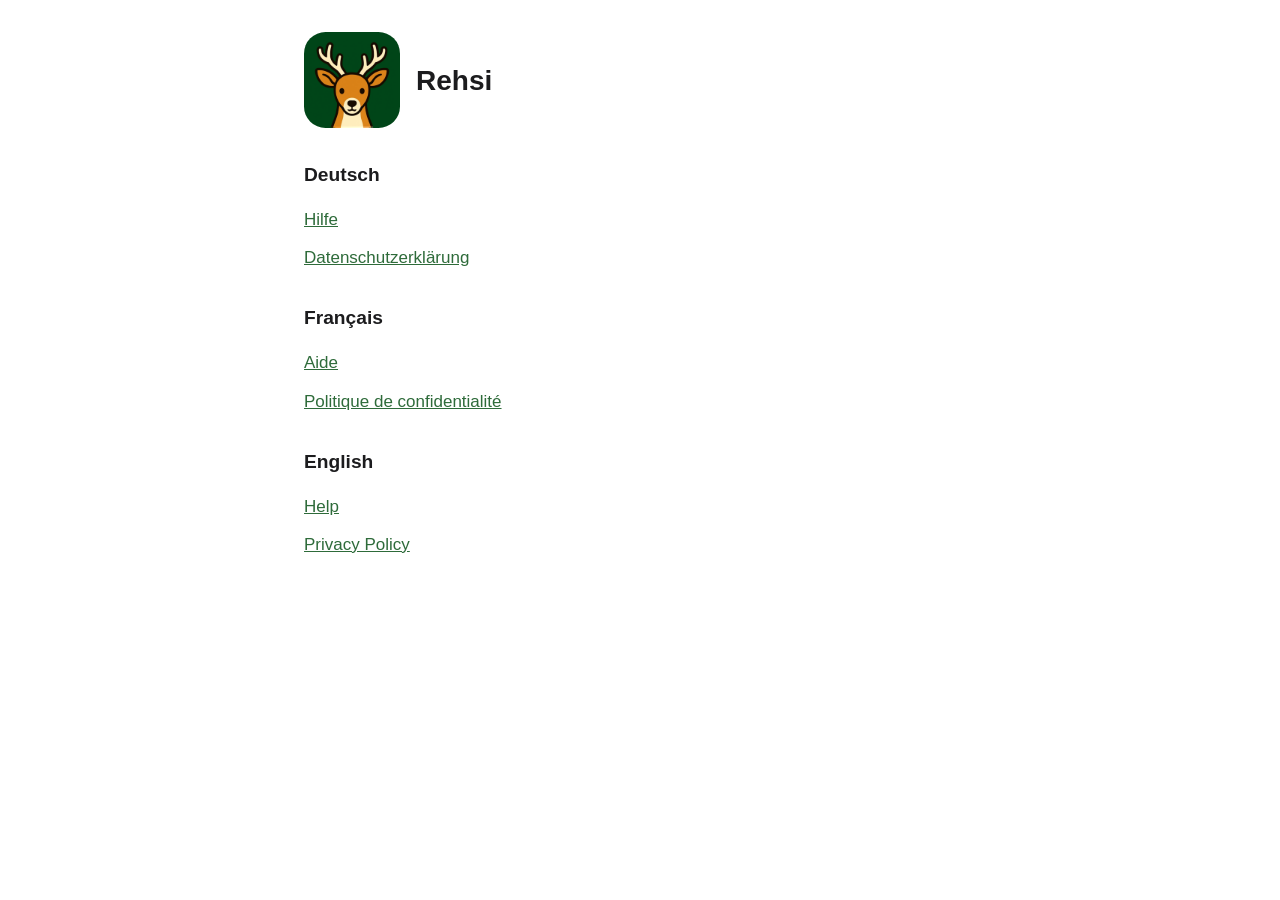
<file: index.html>
<!doctype html>
<html lang="de">
<head>
<meta charset="utf-8">
<meta name="viewport" content="width=device-width, initial-scale=1">
<meta http-equiv="Content-Security-Policy" content="default-src 'none'; style-src 'self'; img-src 'self'; base-uri 'none'; form-action 'none'">
<meta name="referrer" content="no-referrer">
<title>Rehsi</title>
<link rel="stylesheet" href="assets/site.css">
<link rel="icon" type="image/png" sizes="32x32" href="favicon.png">
<link rel="apple-touch-icon" href="apple-touch-icon.png">
</head>
<body>
<main>
<div class="brand"><picture><source srcset="assets/rehsi-logo-dark-256.png" media="(prefers-color-scheme: dark)"><img class="logo logo-large" src="assets/rehsi-logo-256.png" alt="" width="96" height="96"></picture>
<h1>Rehsi</h1>
</div>
<h2>Deutsch</h2>
<ul class="pages">
  <li><a href="de/hilfe/">Hilfe</a></li>
  <li><a href="de/datenschutz/">Datenschutzerklärung</a></li>
</ul>

<h2 lang="fr">Français</h2>
<ul class="pages" lang="fr">
  <li><a href="fr/aide/">Aide</a></li>
  <li><a href="fr/confidentialite/">Politique de confidentialité</a></li>
</ul>

<h2 lang="en">English</h2>
<ul class="pages" lang="en">
  <li><a href="en/help/">Help</a></li>
  <li><a href="en/privacy/">Privacy Policy</a></li>
</ul>
</main>
</body>
</html>
</file>
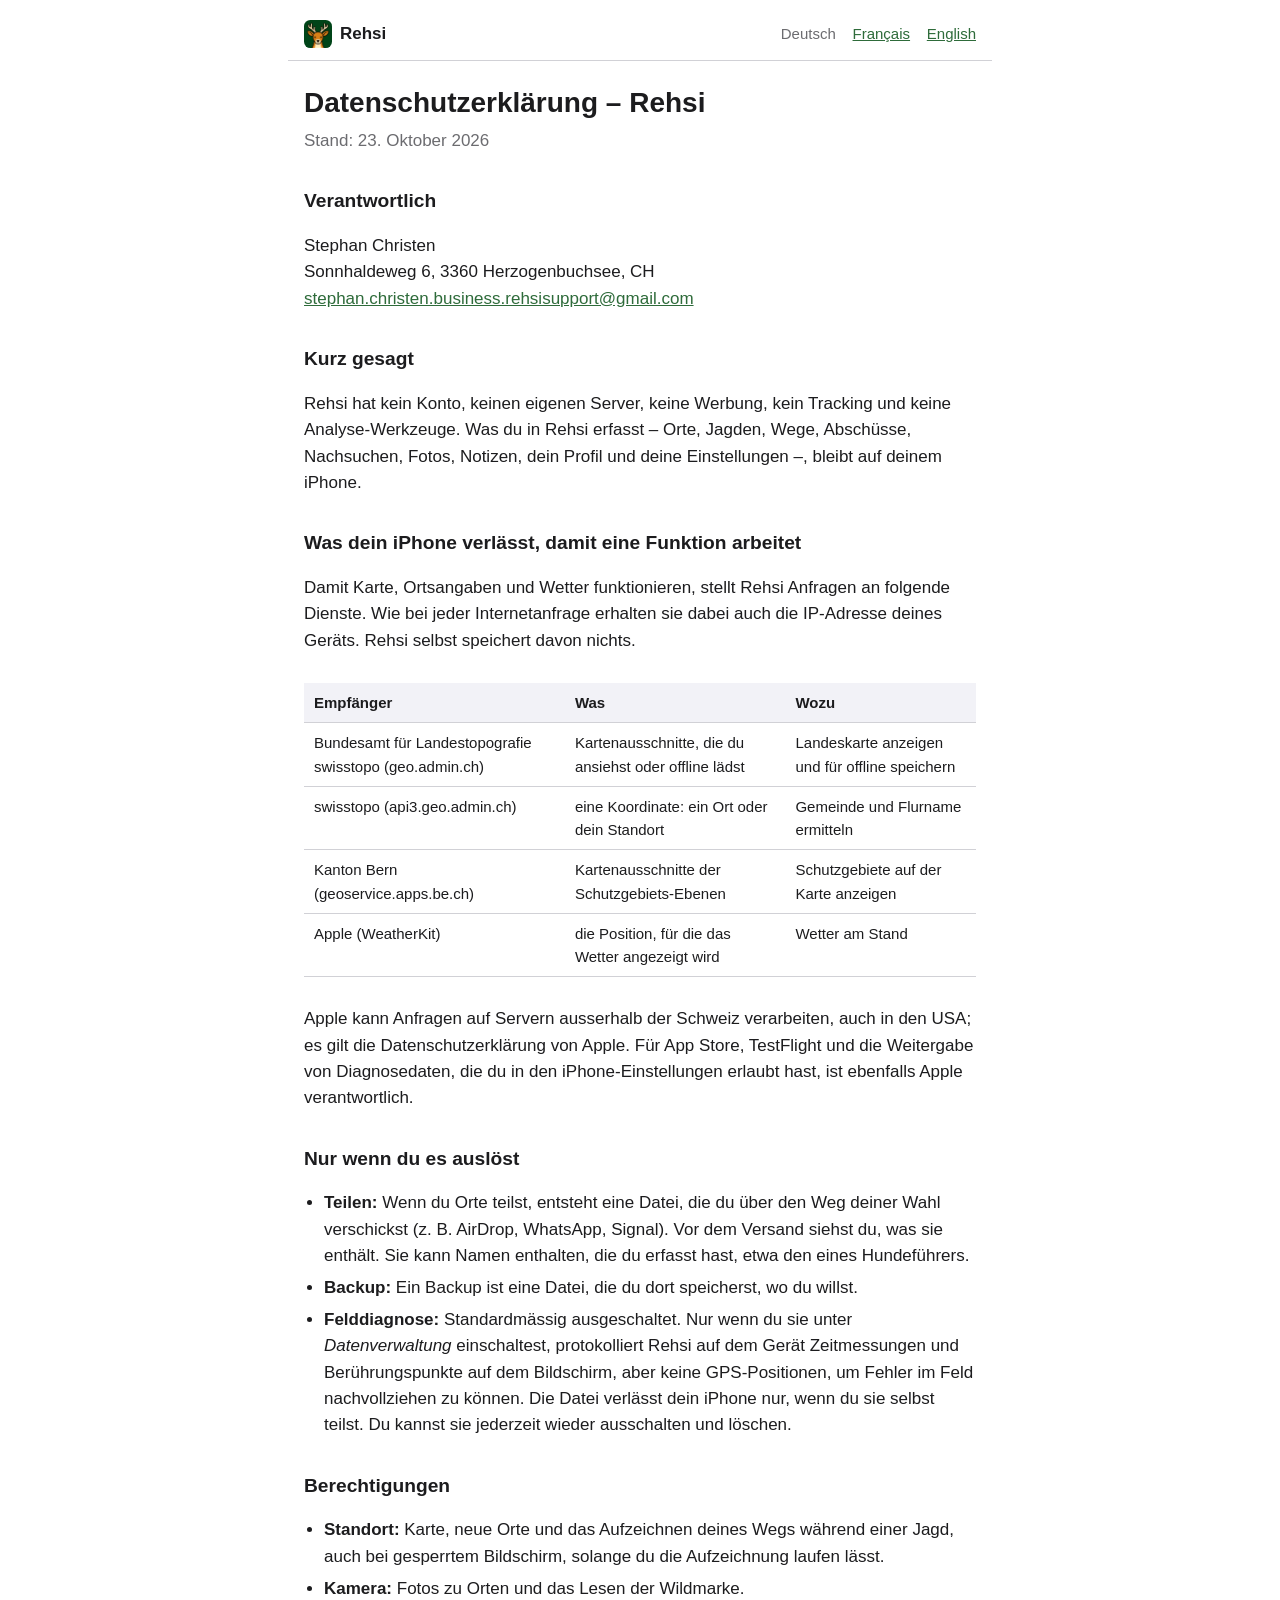
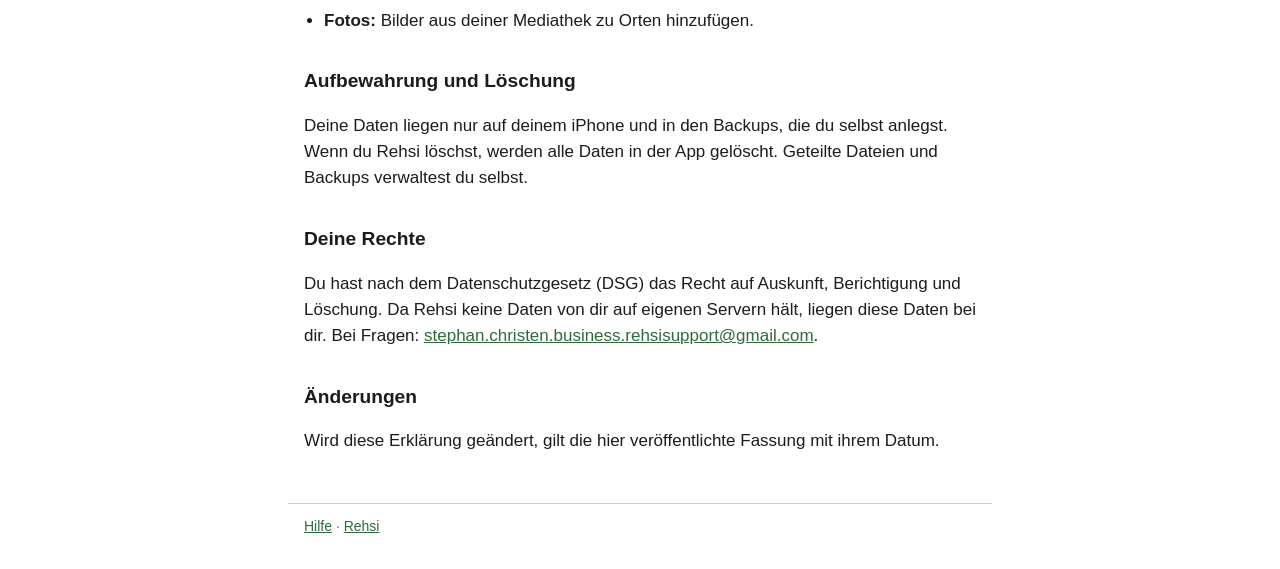
<file: de/datenschutz/index.html>
<!doctype html>
<html lang="de">
<head>
<meta charset="utf-8">
<meta name="viewport" content="width=device-width, initial-scale=1">
<meta http-equiv="Content-Security-Policy" content="default-src 'none'; style-src 'self'; img-src 'self'; base-uri 'none'; form-action 'none'">
<meta name="referrer" content="no-referrer">
<title>Datenschutzerklärung – Rehsi</title>
<link rel="stylesheet" href="../../assets/site.css">
<link rel="icon" type="image/png" sizes="32x32" href="../../favicon.png">
<link rel="apple-touch-icon" href="../../apple-touch-icon.png">
</head>
<body>
<header>
  <a class="home" href="../../"><picture><source srcset="../../assets/rehsi-logo-dark-256.png" media="(prefers-color-scheme: dark)"><img class="logo" src="../../assets/rehsi-logo-256.png" alt="" width="28" height="28"></picture>Rehsi</a>
  <nav class="languages" aria-label="Sprache">
    <span aria-current="page">Deutsch</span>
    <a href="../../fr/confidentialite/" hreflang="fr" lang="fr">Français</a>
    <a href="../../en/privacy/" hreflang="en" lang="en">English</a>
  </nav>
</header>
<main>
<h1>Datenschutzerklärung – Rehsi</h1>
<p class="date">Stand: 23. Oktober 2026</p>

<h2>Verantwortlich</h2>
<p><span data-fill="name">Stephan Christen</span><br>
<span data-fill="address">Sonnhaldeweg 6, 3360 Herzogenbuchsee, CH</span><br>
<a data-fill="email" href="mailto:stephan.christen.business.rehsisupport@gmail.com">stephan.christen.business.rehsisupport@gmail.com</a></p>

<h2>Kurz gesagt</h2>
<p>Rehsi hat kein Konto, keinen eigenen Server, keine Werbung, kein Tracking und keine Analyse-Werkzeuge. Was du in Rehsi erfasst – Orte, Jagden, Wege, Abschüsse, Nachsuchen, Fotos, Notizen, dein Profil und deine Einstellungen –, bleibt auf deinem iPhone.</p>

<h2>Was dein iPhone verlässt, damit eine Funktion arbeitet</h2>
<p>Damit Karte, Ortsangaben und Wetter funktionieren, stellt Rehsi Anfragen an folgende Dienste. Wie bei jeder Internetanfrage erhalten sie dabei auch die IP-Adresse deines Geräts. Rehsi selbst speichert davon nichts.</p>
<div class="table-wrap">
<table>
  <thead>
    <tr><th>Empfänger</th><th>Was</th><th>Wozu</th></tr>
  </thead>
  <tbody>
    <tr><td>Bundesamt für Landestopografie swisstopo (geo.admin.ch)</td><td>Kartenausschnitte, die du ansiehst oder offline lädst</td><td>Landeskarte anzeigen und für offline speichern</td></tr>
    <tr><td>swisstopo (api3.geo.admin.ch)</td><td>eine Koordinate: ein Ort oder dein Standort</td><td>Gemeinde und Flurname ermitteln</td></tr>
    <tr><td>Kanton Bern (geoservice.apps.be.ch)</td><td>Kartenausschnitte der Schutzgebiets-Ebenen</td><td>Schutzgebiete auf der Karte anzeigen</td></tr>
    <tr><td>Apple (WeatherKit)</td><td>die Position, für die das Wetter angezeigt wird</td><td>Wetter am Stand</td></tr>
  </tbody>
</table>
</div>
<p>Apple kann Anfragen auf Servern ausserhalb der Schweiz verarbeiten, auch in den USA; es gilt die Datenschutzerklärung von Apple. Für App Store, TestFlight und die Weitergabe von Diagnosedaten, die du in den iPhone-Einstellungen erlaubt hast, ist ebenfalls Apple verantwortlich.</p>

<h2>Nur wenn du es auslöst</h2>
<ul>
  <li><strong>Teilen:</strong> Wenn du Orte teilst, entsteht eine Datei, die du über den Weg deiner Wahl verschickst (z.&nbsp;B. AirDrop, WhatsApp, Signal). Vor dem Versand siehst du, was sie enthält. Sie kann Namen enthalten, die du erfasst hast, etwa den eines Hundeführers.</li>
  <li><strong>Backup:</strong> Ein Backup ist eine Datei, die du dort speicherst, wo du willst.</li>
  <li><strong>Felddiagnose:</strong> Standardmässig ausgeschaltet. Nur wenn du sie unter <em>Datenverwaltung</em> einschaltest, protokolliert Rehsi auf dem Gerät Zeitmessungen und Berührungspunkte auf dem Bildschirm, aber keine GPS-Positionen, um Fehler im Feld nachvollziehen zu können. Die Datei verlässt dein iPhone nur, wenn du sie selbst teilst. Du kannst sie jederzeit wieder ausschalten und löschen.</li>
</ul>

<h2>Berechtigungen</h2>
<ul>
  <li><strong>Standort:</strong> Karte, neue Orte und das Aufzeichnen deines Wegs während einer Jagd, auch bei gesperrtem Bildschirm, solange du die Aufzeichnung laufen lässt.</li>
  <li><strong>Kamera:</strong> Fotos zu Orten und das Lesen der Wildmarke.</li>
  <li><strong>Fotos:</strong> Bilder aus deiner Mediathek zu Orten hinzufügen.</li>
</ul>

<h2>Aufbewahrung und Löschung</h2>
<p>Deine Daten liegen nur auf deinem iPhone und in den Backups, die du selbst anlegst. Wenn du Rehsi löschst, werden alle Daten in der App gelöscht. Geteilte Dateien und Backups verwaltest du selbst.</p>

<h2>Deine Rechte</h2>
<p>Du hast nach dem Datenschutzgesetz (DSG) das Recht auf Auskunft, Berichtigung und Löschung. Da Rehsi keine Daten von dir auf eigenen Servern hält, liegen diese Daten bei dir. Bei Fragen: <a data-fill="email" href="mailto:stephan.christen.business.rehsisupport@gmail.com">stephan.christen.business.rehsisupport@gmail.com</a>.</p>

<h2>Änderungen</h2>
<p>Wird diese Erklärung geändert, gilt die hier veröffentlichte Fassung mit ihrem Datum.</p>
</main>
<footer>
  <a href="../hilfe/">Hilfe</a> · <a href="../../">Rehsi</a>
</footer>
</body>
</html>
</file>
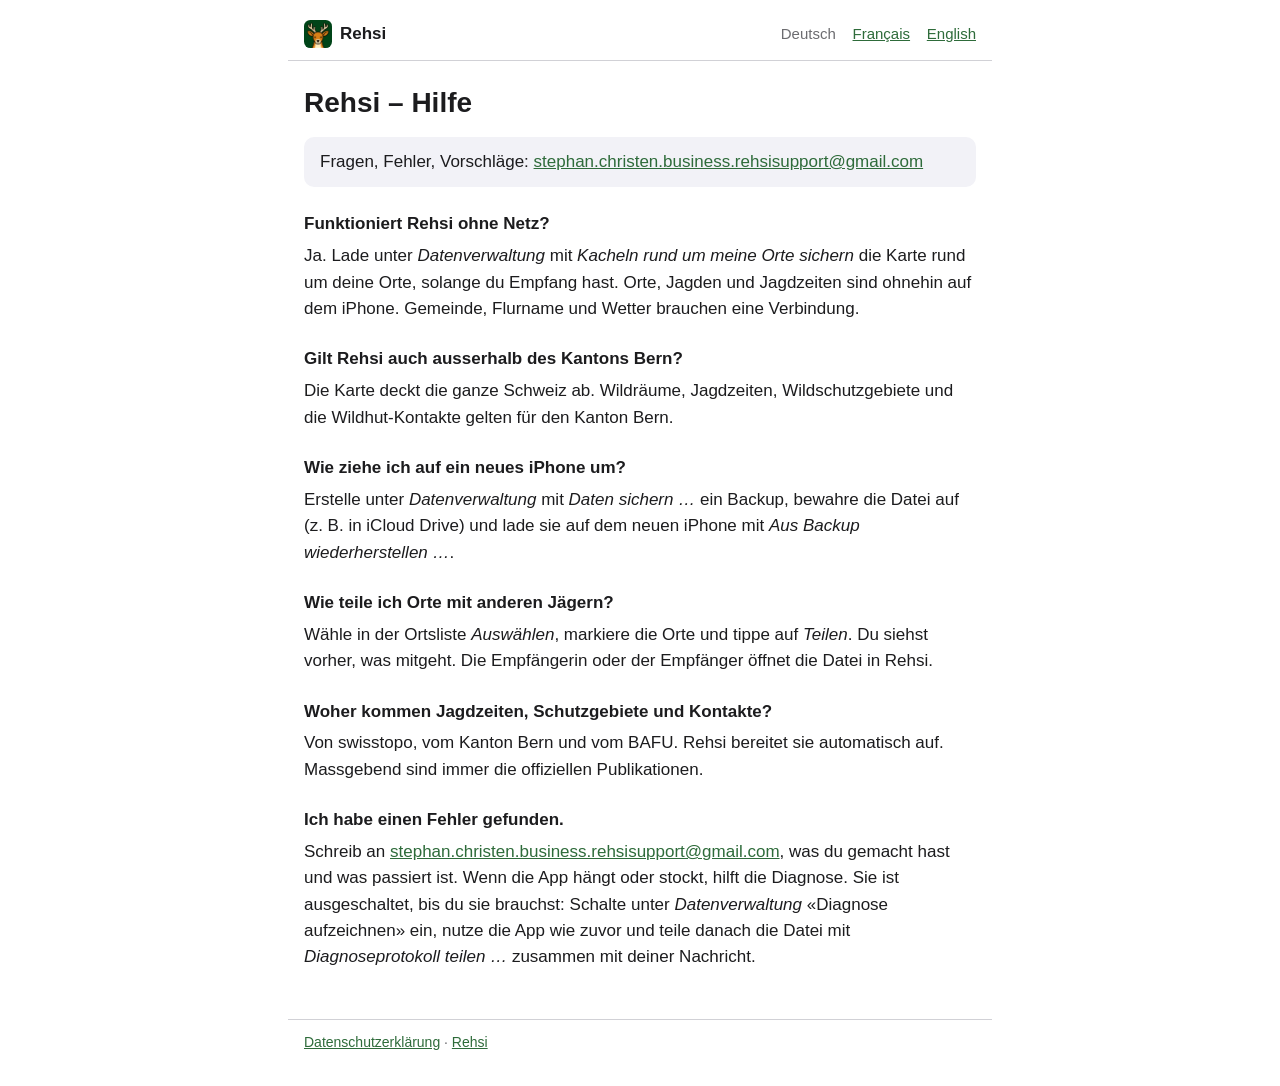
<file: de/hilfe/index.html>
<!doctype html>
<html lang="de">
<head>
<meta charset="utf-8">
<meta name="viewport" content="width=device-width, initial-scale=1">
<meta http-equiv="Content-Security-Policy" content="default-src 'none'; style-src 'self'; img-src 'self'; base-uri 'none'; form-action 'none'">
<meta name="referrer" content="no-referrer">
<title>Hilfe – Rehsi</title>
<link rel="stylesheet" href="../../assets/site.css">
<link rel="icon" type="image/png" sizes="32x32" href="../../favicon.png">
<link rel="apple-touch-icon" href="../../apple-touch-icon.png">
</head>
<body>
<header>
  <a class="home" href="../../"><picture><source srcset="../../assets/rehsi-logo-dark-256.png" media="(prefers-color-scheme: dark)"><img class="logo" src="../../assets/rehsi-logo-256.png" alt="" width="28" height="28"></picture>Rehsi</a>
  <nav class="languages" aria-label="Sprache">
    <span aria-current="page">Deutsch</span>
    <a href="../../fr/aide/" hreflang="fr" lang="fr">Français</a>
    <a href="../../en/help/" hreflang="en" lang="en">English</a>
  </nav>
</header>
<main>
<h1>Rehsi – Hilfe</h1>
<p class="contact">Fragen, Fehler, Vorschläge: <a data-fill="email" href="mailto:stephan.christen.business.rehsisupport@gmail.com">stephan.christen.business.rehsisupport@gmail.com</a></p>

<dl>
  <dt>Funktioniert Rehsi ohne Netz?</dt>
  <dd>Ja. Lade unter <em>Datenverwaltung</em> mit <em>Kacheln rund um meine Orte sichern</em> die Karte rund um deine Orte, solange du Empfang hast. Orte, Jagden und Jagdzeiten sind ohnehin auf dem iPhone. Gemeinde, Flurname und Wetter brauchen eine Verbindung.</dd>

  <dt>Gilt Rehsi auch ausserhalb des Kantons Bern?</dt>
  <dd>Die Karte deckt die ganze Schweiz ab. Wildräume, Jagdzeiten, Wildschutzgebiete und die Wildhut-Kontakte gelten für den Kanton Bern.</dd>

  <dt>Wie ziehe ich auf ein neues iPhone um?</dt>
  <dd>Erstelle unter <em>Datenverwaltung</em> mit <em>Daten sichern …</em> ein Backup, bewahre die Datei auf (z.&nbsp;B. in iCloud Drive) und lade sie auf dem neuen iPhone mit <em>Aus Backup wiederherstellen …</em>.</dd>

  <dt>Wie teile ich Orte mit anderen Jägern?</dt>
  <dd>Wähle in der Ortsliste <em>Auswählen</em>, markiere die Orte und tippe auf <em>Teilen</em>. Du siehst vorher, was mitgeht. Die Empfängerin oder der Empfänger öffnet die Datei in Rehsi.</dd>

  <dt>Woher kommen Jagdzeiten, Schutzgebiete und Kontakte?</dt>
  <dd>Von swisstopo, vom Kanton Bern und vom BAFU. Rehsi bereitet sie automatisch auf. Massgebend sind immer die offiziellen Publikationen.</dd>

  <dt>Ich habe einen Fehler gefunden.</dt>
  <dd>Schreib an <a data-fill="email" href="mailto:stephan.christen.business.rehsisupport@gmail.com">stephan.christen.business.rehsisupport@gmail.com</a>, was du gemacht hast und was passiert ist. Wenn die App hängt oder stockt, hilft die Diagnose. Sie ist ausgeschaltet, bis du sie brauchst: Schalte unter <em>Datenverwaltung</em> «Diagnose aufzeichnen» ein, nutze die App wie zuvor und teile danach die Datei mit <em>Diagnoseprotokoll teilen …</em> zusammen mit deiner Nachricht.</dd>
</dl>
</main>
<footer>
  <a href="../datenschutz/">Datenschutzerklärung</a> · <a href="../../">Rehsi</a>
</footer>
</body>
</html>
</file>
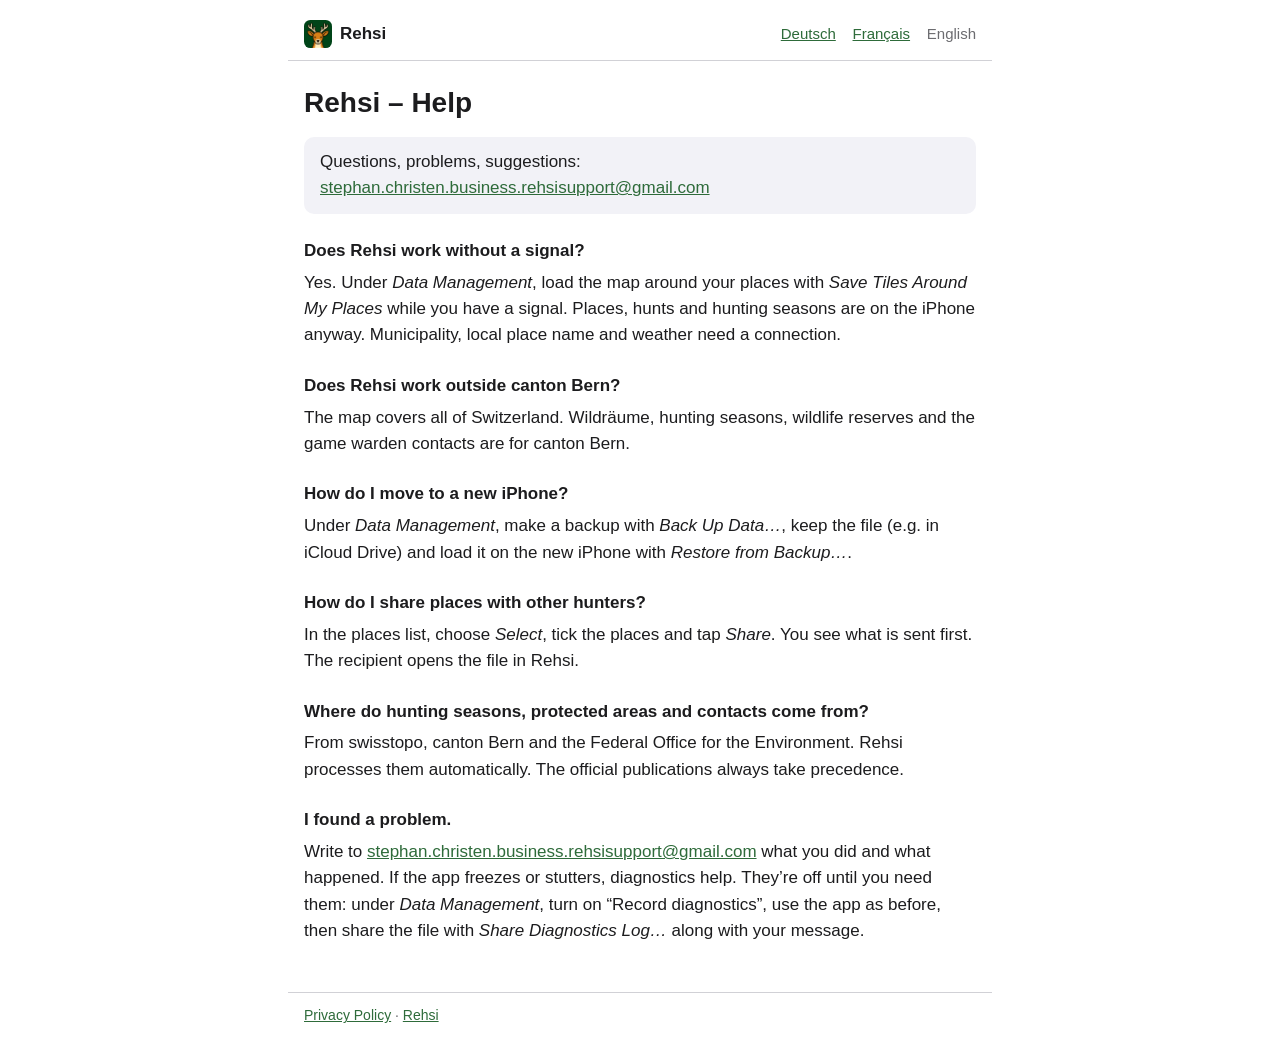
<file: en/help/index.html>
<!doctype html>
<html lang="en">
<head>
<meta charset="utf-8">
<meta name="viewport" content="width=device-width, initial-scale=1">
<meta http-equiv="Content-Security-Policy" content="default-src 'none'; style-src 'self'; img-src 'self'; base-uri 'none'; form-action 'none'">
<meta name="referrer" content="no-referrer">
<title>Help – Rehsi</title>
<link rel="stylesheet" href="../../assets/site.css">
<link rel="icon" type="image/png" sizes="32x32" href="../../favicon.png">
<link rel="apple-touch-icon" href="../../apple-touch-icon.png">
</head>
<body>
<header>
  <a class="home" href="../../"><picture><source srcset="../../assets/rehsi-logo-dark-256.png" media="(prefers-color-scheme: dark)"><img class="logo" src="../../assets/rehsi-logo-256.png" alt="" width="28" height="28"></picture>Rehsi</a>
  <nav class="languages" aria-label="Language">
    <a href="../../de/hilfe/" hreflang="de" lang="de">Deutsch</a>
    <a href="../../fr/aide/" hreflang="fr" lang="fr">Français</a>
    <span aria-current="page">English</span>
  </nav>
</header>
<main>
<h1>Rehsi – Help</h1>
<p class="contact">Questions, problems, suggestions: <a data-fill="email" href="mailto:stephan.christen.business.rehsisupport@gmail.com">stephan.christen.business.rehsisupport@gmail.com</a></p>

<dl>
  <dt>Does Rehsi work without a signal?</dt>
  <dd>Yes. Under <em>Data Management</em>, load the map around your places with <em>Save Tiles Around My Places</em> while you have a signal. Places, hunts and hunting seasons are on the iPhone anyway. Municipality, local place name and weather need a connection.</dd>

  <dt>Does Rehsi work outside canton Bern?</dt>
  <dd>The map covers all of Switzerland. Wildräume, hunting seasons, wildlife reserves and the game warden contacts are for canton Bern.</dd>

  <dt>How do I move to a new iPhone?</dt>
  <dd>Under <em>Data Management</em>, make a backup with <em>Back Up Data…</em>, keep the file (e.g. in iCloud Drive) and load it on the new iPhone with <em>Restore from Backup…</em>.</dd>

  <dt>How do I share places with other hunters?</dt>
  <dd>In the places list, choose <em>Select</em>, tick the places and tap <em>Share</em>. You see what is sent first. The recipient opens the file in Rehsi.</dd>

  <dt>Where do hunting seasons, protected areas and contacts come from?</dt>
  <dd>From swisstopo, canton Bern and the Federal Office for the Environment. Rehsi processes them automatically. The official publications always take precedence.</dd>

  <dt>I found a problem.</dt>
  <dd>Write to <a data-fill="email" href="mailto:stephan.christen.business.rehsisupport@gmail.com">stephan.christen.business.rehsisupport@gmail.com</a> what you did and what happened. If the app freezes or stutters, diagnostics help. They’re off until you need them: under <em>Data Management</em>, turn on “Record diagnostics”, use the app as before, then share the file with <em>Share Diagnostics Log…</em> along with your message.</dd>
</dl>
</main>
<footer>
  <a href="../privacy/">Privacy Policy</a> · <a href="../../">Rehsi</a>
</footer>
</body>
</html>
</file>
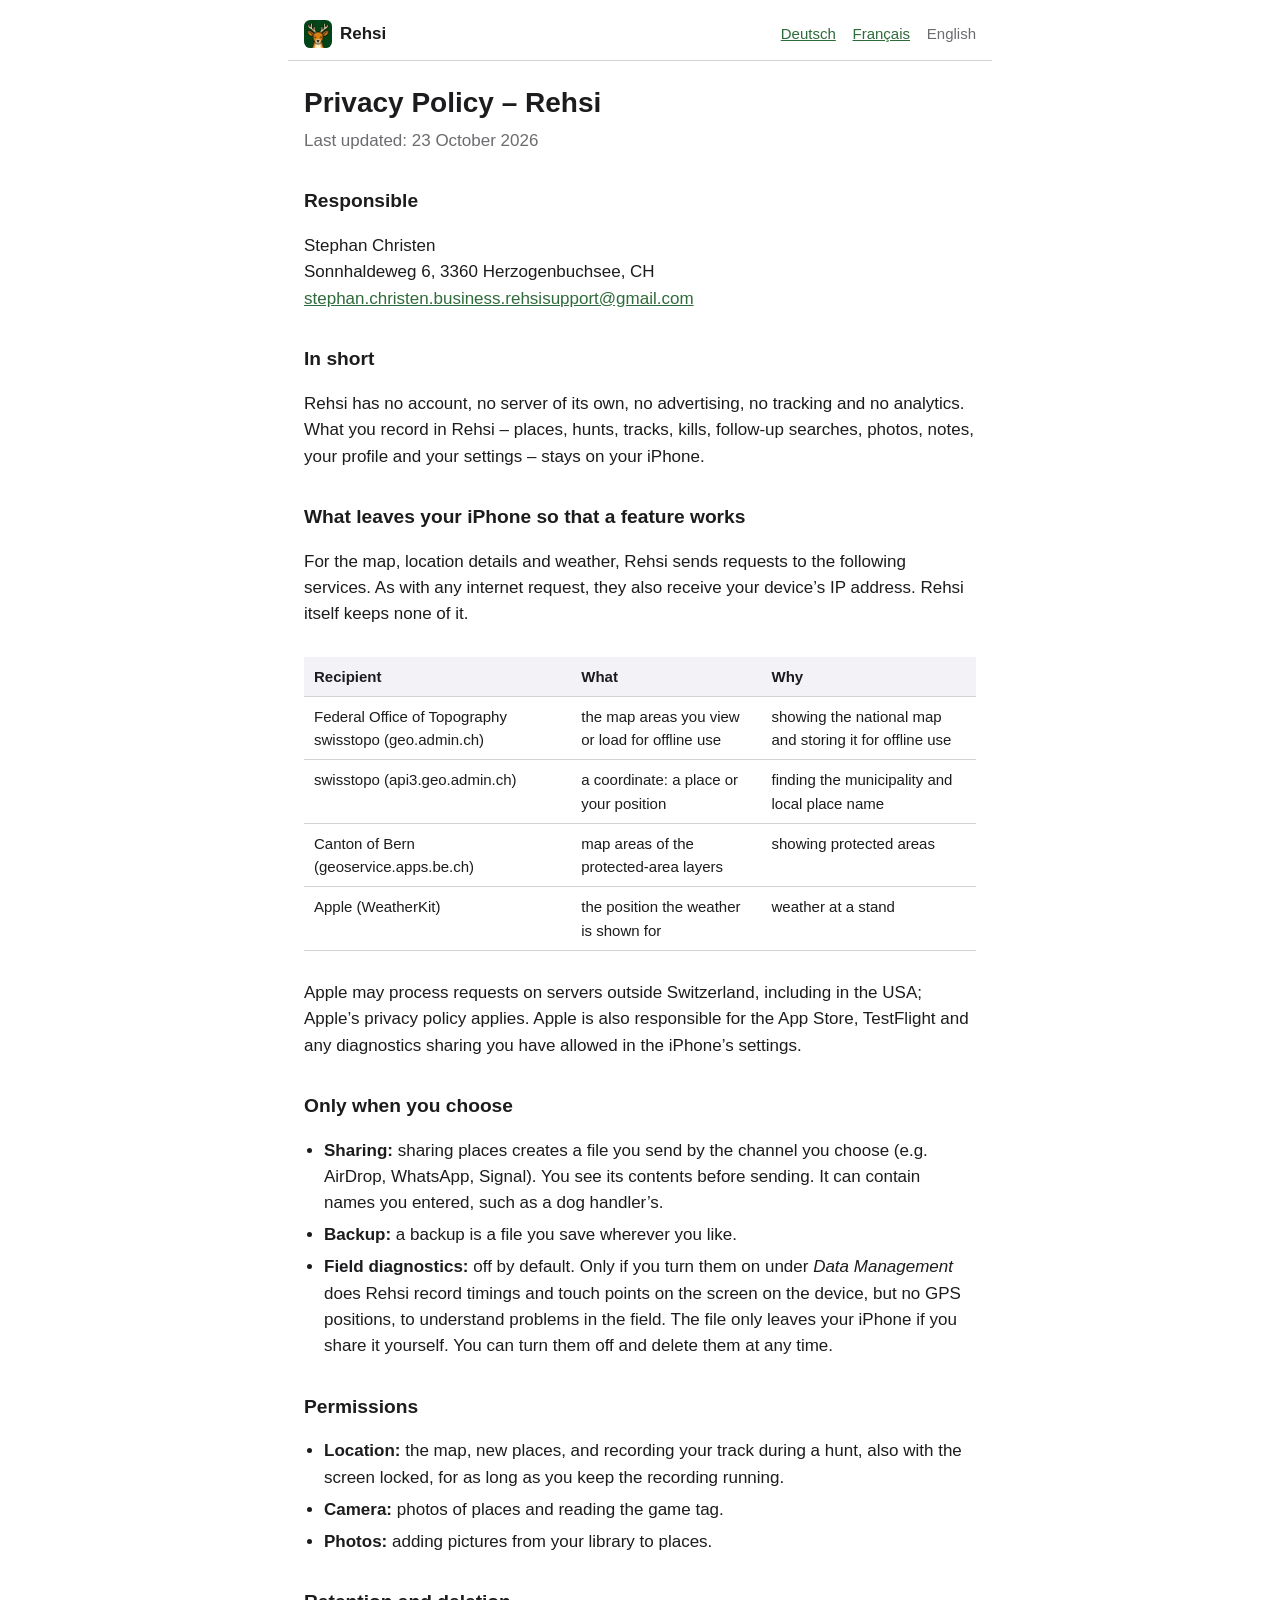
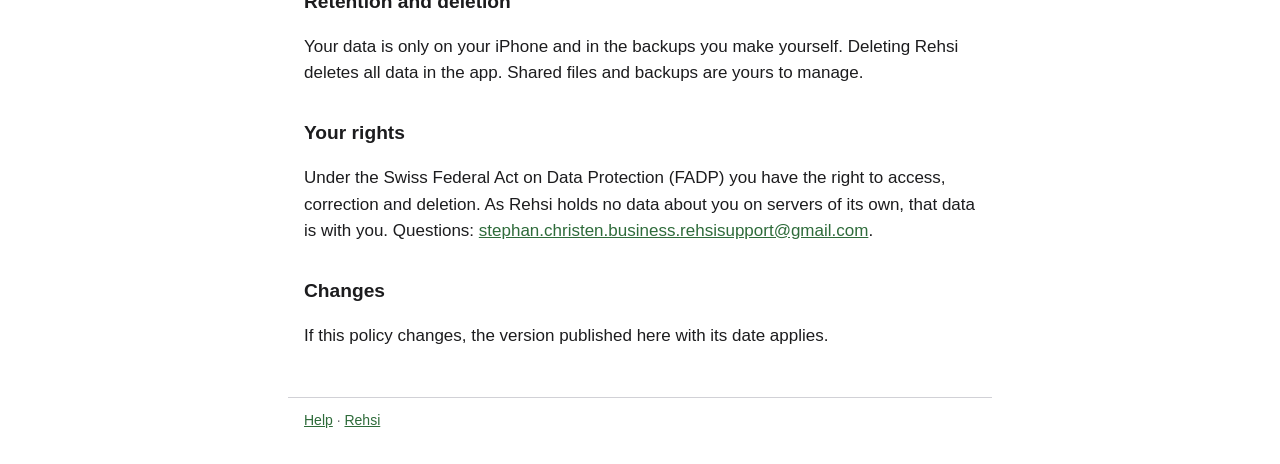
<file: en/privacy/index.html>
<!doctype html>
<html lang="en">
<head>
<meta charset="utf-8">
<meta name="viewport" content="width=device-width, initial-scale=1">
<meta http-equiv="Content-Security-Policy" content="default-src 'none'; style-src 'self'; img-src 'self'; base-uri 'none'; form-action 'none'">
<meta name="referrer" content="no-referrer">
<title>Privacy Policy – Rehsi</title>
<link rel="stylesheet" href="../../assets/site.css">
<link rel="icon" type="image/png" sizes="32x32" href="../../favicon.png">
<link rel="apple-touch-icon" href="../../apple-touch-icon.png">
</head>
<body>
<header>
  <a class="home" href="../../"><picture><source srcset="../../assets/rehsi-logo-dark-256.png" media="(prefers-color-scheme: dark)"><img class="logo" src="../../assets/rehsi-logo-256.png" alt="" width="28" height="28"></picture>Rehsi</a>
  <nav class="languages" aria-label="Language">
    <a href="../../de/datenschutz/" hreflang="de" lang="de">Deutsch</a>
    <a href="../../fr/confidentialite/" hreflang="fr" lang="fr">Français</a>
    <span aria-current="page">English</span>
  </nav>
</header>
<main>
<h1>Privacy Policy – Rehsi</h1>
<p class="date">Last updated: 23 October 2026</p>

<h2>Responsible</h2>
<p><span data-fill="name">Stephan Christen</span><br>
<span data-fill="address">Sonnhaldeweg 6, 3360 Herzogenbuchsee, CH</span><br>
<a data-fill="email" href="mailto:stephan.christen.business.rehsisupport@gmail.com">stephan.christen.business.rehsisupport@gmail.com</a></p>

<h2>In short</h2>
<p>Rehsi has no account, no server of its own, no advertising, no tracking and no analytics. What you record in Rehsi – places, hunts, tracks, kills, follow-up searches, photos, notes, your profile and your settings – stays on your iPhone.</p>

<h2>What leaves your iPhone so that a feature works</h2>
<p>For the map, location details and weather, Rehsi sends requests to the following services. As with any internet request, they also receive your device’s IP address. Rehsi itself keeps none of it.</p>
<div class="table-wrap">
<table>
  <thead>
    <tr><th>Recipient</th><th>What</th><th>Why</th></tr>
  </thead>
  <tbody>
    <tr><td>Federal Office of Topography swisstopo (geo.admin.ch)</td><td>the map areas you view or load for offline use</td><td>showing the national map and storing it for offline use</td></tr>
    <tr><td>swisstopo (api3.geo.admin.ch)</td><td>a coordinate: a place or your position</td><td>finding the municipality and local place name</td></tr>
    <tr><td>Canton of Bern (geoservice.apps.be.ch)</td><td>map areas of the protected-area layers</td><td>showing protected areas</td></tr>
    <tr><td>Apple (WeatherKit)</td><td>the position the weather is shown for</td><td>weather at a stand</td></tr>
  </tbody>
</table>
</div>
<p>Apple may process requests on servers outside Switzerland, including in the USA; Apple’s privacy policy applies. Apple is also responsible for the App Store, TestFlight and any diagnostics sharing you have allowed in the iPhone’s settings.</p>

<h2>Only when you choose</h2>
<ul>
  <li><strong>Sharing:</strong> sharing places creates a file you send by the channel you choose (e.g. AirDrop, WhatsApp, Signal). You see its contents before sending. It can contain names you entered, such as a dog handler’s.</li>
  <li><strong>Backup:</strong> a backup is a file you save wherever you like.</li>
  <li><strong>Field diagnostics:</strong> off by default. Only if you turn them on under <em>Data Management</em> does Rehsi record timings and touch points on the screen on the device, but no GPS positions, to understand problems in the field. The file only leaves your iPhone if you share it yourself. You can turn them off and delete them at any time.</li>
</ul>

<h2>Permissions</h2>
<ul>
  <li><strong>Location:</strong> the map, new places, and recording your track during a hunt, also with the screen locked, for as long as you keep the recording running.</li>
  <li><strong>Camera:</strong> photos of places and reading the game tag.</li>
  <li><strong>Photos:</strong> adding pictures from your library to places.</li>
</ul>

<h2>Retention and deletion</h2>
<p>Your data is only on your iPhone and in the backups you make yourself. Deleting Rehsi deletes all data in the app. Shared files and backups are yours to manage.</p>

<h2>Your rights</h2>
<p>Under the Swiss Federal Act on Data Protection (FADP) you have the right to access, correction and deletion. As Rehsi holds no data about you on servers of its own, that data is with you. Questions: <a data-fill="email" href="mailto:stephan.christen.business.rehsisupport@gmail.com">stephan.christen.business.rehsisupport@gmail.com</a>.</p>

<h2>Changes</h2>
<p>If this policy changes, the version published here with its date applies.</p>
</main>
<footer>
  <a href="../help/">Help</a> · <a href="../../">Rehsi</a>
</footer>
</body>
</html>
</file>
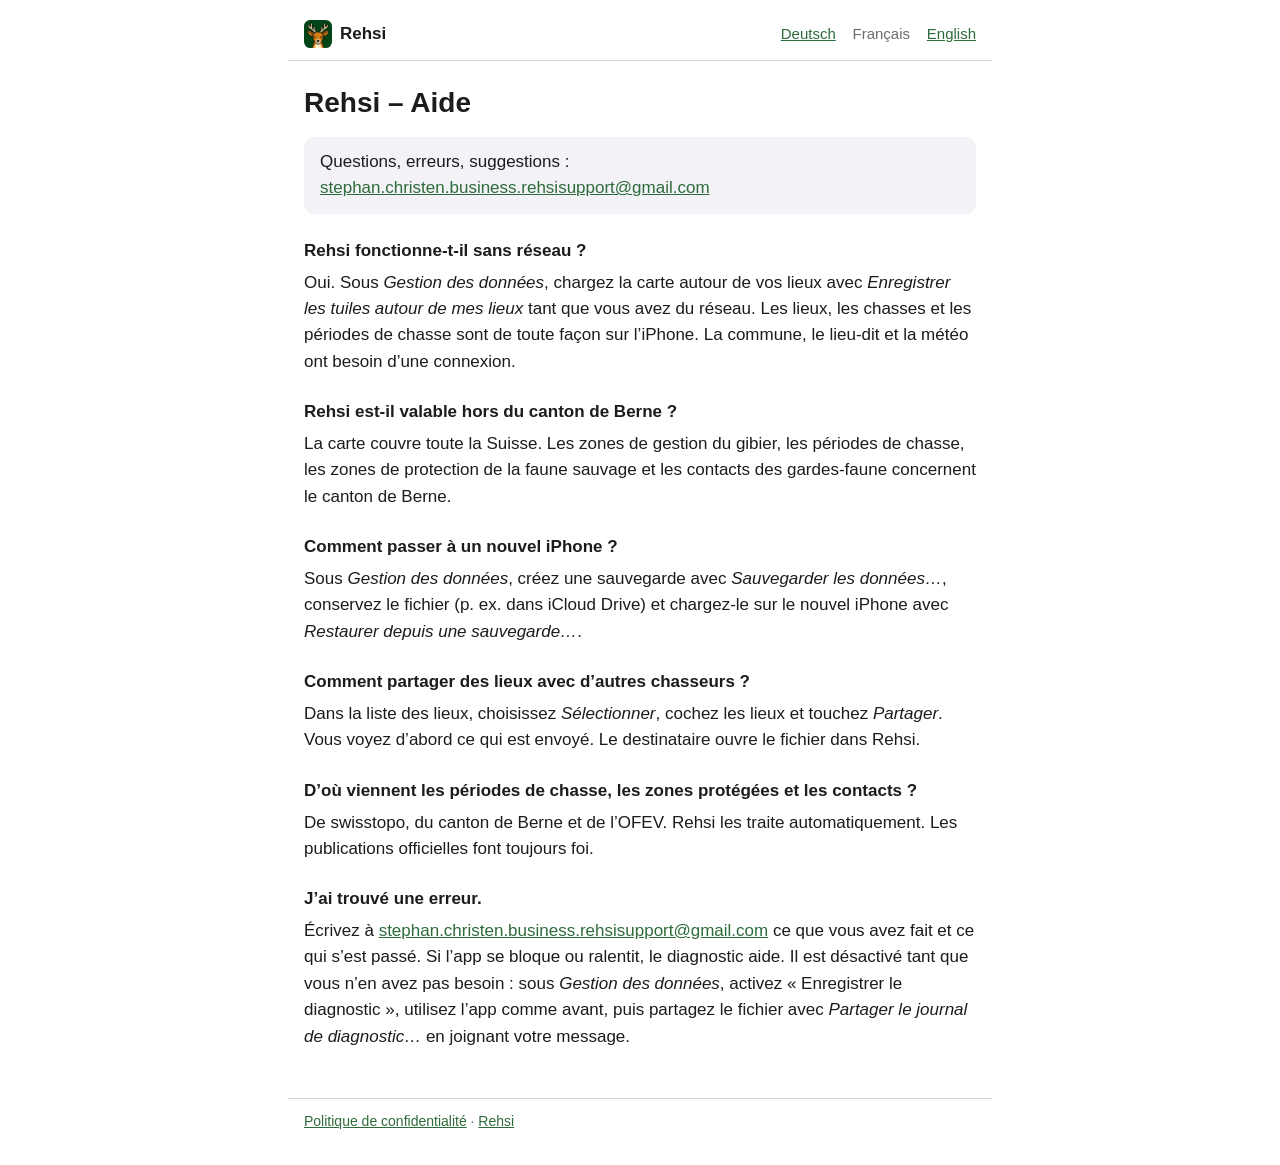
<file: fr/aide/index.html>
<!doctype html>
<html lang="fr">
<head>
<meta charset="utf-8">
<meta name="viewport" content="width=device-width, initial-scale=1">
<meta http-equiv="Content-Security-Policy" content="default-src 'none'; style-src 'self'; img-src 'self'; base-uri 'none'; form-action 'none'">
<meta name="referrer" content="no-referrer">
<title>Aide – Rehsi</title>
<link rel="stylesheet" href="../../assets/site.css">
<link rel="icon" type="image/png" sizes="32x32" href="../../favicon.png">
<link rel="apple-touch-icon" href="../../apple-touch-icon.png">
</head>
<body>
<header>
  <a class="home" href="../../"><picture><source srcset="../../assets/rehsi-logo-dark-256.png" media="(prefers-color-scheme: dark)"><img class="logo" src="../../assets/rehsi-logo-256.png" alt="" width="28" height="28"></picture>Rehsi</a>
  <nav class="languages" aria-label="Langue">
    <a href="../../de/hilfe/" hreflang="de" lang="de">Deutsch</a>
    <span aria-current="page">Français</span>
    <a href="../../en/help/" hreflang="en" lang="en">English</a>
  </nav>
</header>
<main>
<h1>Rehsi – Aide</h1>
<p class="contact">Questions, erreurs, suggestions&nbsp;: <a data-fill="email" href="mailto:stephan.christen.business.rehsisupport@gmail.com">stephan.christen.business.rehsisupport@gmail.com</a></p>

<dl>
  <dt>Rehsi fonctionne-t-il sans réseau&nbsp;?</dt>
  <dd>Oui. Sous <em>Gestion des données</em>, chargez la carte autour de vos lieux avec <em>Enregistrer les tuiles autour de mes lieux</em> tant que vous avez du réseau. Les lieux, les chasses et les périodes de chasse sont de toute façon sur l’iPhone. La commune, le lieu-dit et la météo ont besoin d’une connexion.</dd>

  <dt>Rehsi est-il valable hors du canton de Berne&nbsp;?</dt>
  <dd>La carte couvre toute la Suisse. Les zones de gestion du gibier, les périodes de chasse, les zones de protection de la faune sauvage et les contacts des gardes-faune concernent le canton de Berne.</dd>

  <dt>Comment passer à un nouvel iPhone&nbsp;?</dt>
  <dd>Sous <em>Gestion des données</em>, créez une sauvegarde avec <em>Sauvegarder les données…</em>, conservez le fichier (p.&nbsp;ex. dans iCloud Drive) et chargez-le sur le nouvel iPhone avec <em>Restaurer depuis une sauvegarde…</em>.</dd>

  <dt>Comment partager des lieux avec d’autres chasseurs&nbsp;?</dt>
  <dd>Dans la liste des lieux, choisissez <em>Sélectionner</em>, cochez les lieux et touchez <em>Partager</em>. Vous voyez d’abord ce qui est envoyé. Le destinataire ouvre le fichier dans Rehsi.</dd>

  <dt>D’où viennent les périodes de chasse, les zones protégées et les contacts&nbsp;?</dt>
  <dd>De swisstopo, du canton de Berne et de l’OFEV. Rehsi les traite automatiquement. Les publications officielles font toujours foi.</dd>

  <dt>J’ai trouvé une erreur.</dt>
  <dd>Écrivez à <a data-fill="email" href="mailto:stephan.christen.business.rehsisupport@gmail.com">stephan.christen.business.rehsisupport@gmail.com</a> ce que vous avez fait et ce qui s’est passé. Si l’app se bloque ou ralentit, le diagnostic aide. Il est désactivé tant que vous n’en avez pas besoin&nbsp;: sous <em>Gestion des données</em>, activez «&nbsp;Enregistrer le diagnostic&nbsp;», utilisez l’app comme avant, puis partagez le fichier avec <em>Partager le journal de diagnostic…</em> en joignant votre message.</dd>
</dl>
</main>
<footer>
  <a href="../confidentialite/">Politique de confidentialité</a> · <a href="../../">Rehsi</a>
</footer>
</body>
</html>
</file>
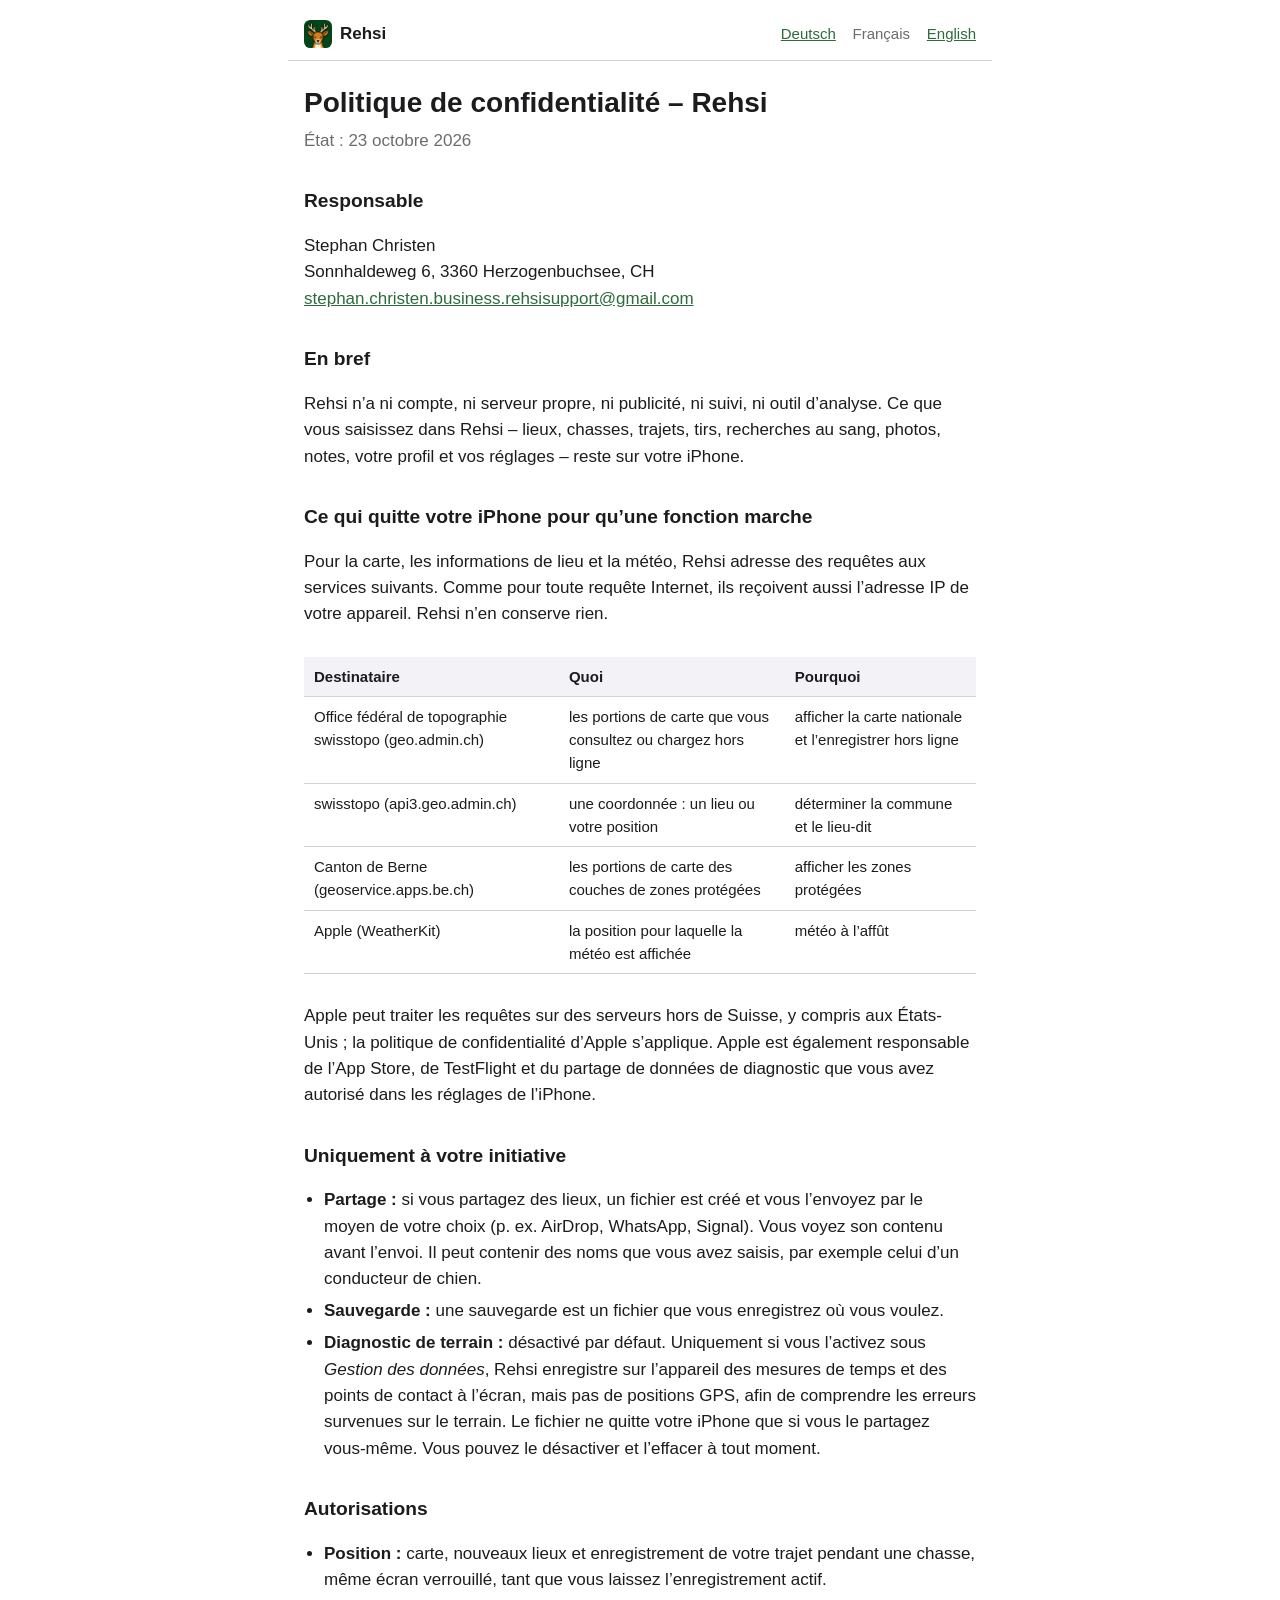
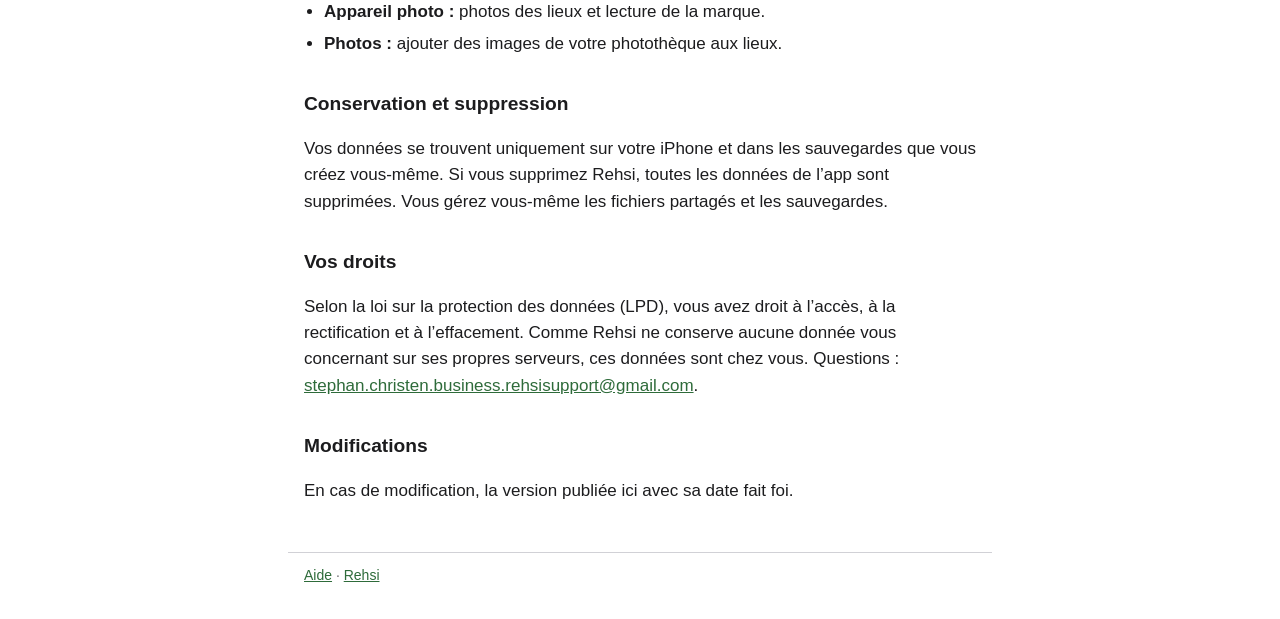
<file: fr/confidentialite/index.html>
<!doctype html>
<html lang="fr">
<head>
<meta charset="utf-8">
<meta name="viewport" content="width=device-width, initial-scale=1">
<meta http-equiv="Content-Security-Policy" content="default-src 'none'; style-src 'self'; img-src 'self'; base-uri 'none'; form-action 'none'">
<meta name="referrer" content="no-referrer">
<title>Politique de confidentialité – Rehsi</title>
<link rel="stylesheet" href="../../assets/site.css">
<link rel="icon" type="image/png" sizes="32x32" href="../../favicon.png">
<link rel="apple-touch-icon" href="../../apple-touch-icon.png">
</head>
<body>
<header>
  <a class="home" href="../../"><picture><source srcset="../../assets/rehsi-logo-dark-256.png" media="(prefers-color-scheme: dark)"><img class="logo" src="../../assets/rehsi-logo-256.png" alt="" width="28" height="28"></picture>Rehsi</a>
  <nav class="languages" aria-label="Langue">
    <a href="../../de/datenschutz/" hreflang="de" lang="de">Deutsch</a>
    <span aria-current="page">Français</span>
    <a href="../../en/privacy/" hreflang="en" lang="en">English</a>
  </nav>
</header>
<main>
<h1>Politique de confidentialité – Rehsi</h1>
<p class="date">État&nbsp;: 23 octobre 2026</p>

<h2>Responsable</h2>
<p><span data-fill="name">Stephan Christen</span><br>
<span data-fill="address">Sonnhaldeweg 6, 3360 Herzogenbuchsee, CH</span><br>
<a data-fill="email" href="mailto:stephan.christen.business.rehsisupport@gmail.com">stephan.christen.business.rehsisupport@gmail.com</a></p>

<h2>En bref</h2>
<p>Rehsi n’a ni compte, ni serveur propre, ni publicité, ni suivi, ni outil d’analyse. Ce que vous saisissez dans Rehsi – lieux, chasses, trajets, tirs, recherches au sang, photos, notes, votre profil et vos réglages – reste sur votre iPhone.</p>

<h2>Ce qui quitte votre iPhone pour qu’une fonction marche</h2>
<p>Pour la carte, les informations de lieu et la météo, Rehsi adresse des requêtes aux services suivants. Comme pour toute requête Internet, ils reçoivent aussi l’adresse IP de votre appareil. Rehsi n’en conserve rien.</p>
<div class="table-wrap">
<table>
  <thead>
    <tr><th>Destinataire</th><th>Quoi</th><th>Pourquoi</th></tr>
  </thead>
  <tbody>
    <tr><td>Office fédéral de topographie swisstopo (geo.admin.ch)</td><td>les portions de carte que vous consultez ou chargez hors ligne</td><td>afficher la carte nationale et l’enregistrer hors ligne</td></tr>
    <tr><td>swisstopo (api3.geo.admin.ch)</td><td>une coordonnée&nbsp;: un lieu ou votre position</td><td>déterminer la commune et le lieu-dit</td></tr>
    <tr><td>Canton de Berne (geoservice.apps.be.ch)</td><td>les portions de carte des couches de zones protégées</td><td>afficher les zones protégées</td></tr>
    <tr><td>Apple (WeatherKit)</td><td>la position pour laquelle la météo est affichée</td><td>météo à l’affût</td></tr>
  </tbody>
</table>
</div>
<p>Apple peut traiter les requêtes sur des serveurs hors de Suisse, y compris aux États-Unis&nbsp;; la politique de confidentialité d’Apple s’applique. Apple est également responsable de l’App Store, de TestFlight et du partage de données de diagnostic que vous avez autorisé dans les réglages de l’iPhone.</p>

<h2>Uniquement à votre initiative</h2>
<ul>
  <li><strong>Partage&nbsp;:</strong> si vous partagez des lieux, un fichier est créé et vous l’envoyez par le moyen de votre choix (p.&nbsp;ex. AirDrop, WhatsApp, Signal). Vous voyez son contenu avant l’envoi. Il peut contenir des noms que vous avez saisis, par exemple celui d’un conducteur de chien.</li>
  <li><strong>Sauvegarde&nbsp;:</strong> une sauvegarde est un fichier que vous enregistrez où vous voulez.</li>
  <li><strong>Diagnostic de terrain&nbsp;:</strong> désactivé par défaut. Uniquement si vous l’activez sous <em>Gestion des données</em>, Rehsi enregistre sur l’appareil des mesures de temps et des points de contact à l’écran, mais pas de positions GPS, afin de comprendre les erreurs survenues sur le terrain. Le fichier ne quitte votre iPhone que si vous le partagez vous-même. Vous pouvez le désactiver et l’effacer à tout moment.</li>
</ul>

<h2>Autorisations</h2>
<ul>
  <li><strong>Position&nbsp;:</strong> carte, nouveaux lieux et enregistrement de votre trajet pendant une chasse, même écran verrouillé, tant que vous laissez l’enregistrement actif.</li>
  <li><strong>Appareil photo&nbsp;:</strong> photos des lieux et lecture de la marque.</li>
  <li><strong>Photos&nbsp;:</strong> ajouter des images de votre photothèque aux lieux.</li>
</ul>

<h2>Conservation et suppression</h2>
<p>Vos données se trouvent uniquement sur votre iPhone et dans les sauvegardes que vous créez vous-même. Si vous supprimez Rehsi, toutes les données de l’app sont supprimées. Vous gérez vous-même les fichiers partagés et les sauvegardes.</p>

<h2>Vos droits</h2>
<p>Selon la loi sur la protection des données (LPD), vous avez droit à l’accès, à la rectification et à l’effacement. Comme Rehsi ne conserve aucune donnée vous concernant sur ses propres serveurs, ces données sont chez vous. Questions&nbsp;: <a data-fill="email" href="mailto:stephan.christen.business.rehsisupport@gmail.com">stephan.christen.business.rehsisupport@gmail.com</a>.</p>

<h2>Modifications</h2>
<p>En cas de modification, la version publiée ici avec sa date fait foi.</p>
</main>
<footer>
  <a href="../aide/">Aide</a> · <a href="../../">Rehsi</a>
</footer>
</body>
</html>
</file>
<file: assets/site.css>
/* Rehsi support site. Everything is local: no web fonts, no scripts, no third-party
   requests, so the site keeps the promise its privacy policy makes. */

:root {
  color-scheme: light dark;
  --bg: #ffffff;
  --text: #1c1c1e;
  --muted: #6c6c70;
  --line: #d1d1d6;
  --surface: #f2f2f7;
  --accent: #2e6b3a;
  --logo-tile: transparent;
}

@media (prefers-color-scheme: dark) {
  :root {
    --bg: #000000;
    --text: #f2f2f7;
    --muted: #aeaeb2;
    --line: #3a3a3c;
    --surface: #1c1c1e;
    --accent: #7cc48a;
    --logo-tile: linear-gradient(#3a3a3c, #1c1c1e);
  }
}

* { box-sizing: border-box; }

html { -webkit-text-size-adjust: 100%; }

body {
  margin: 0;
  background: var(--bg);
  color: var(--text);
  font: 17px/1.55 -apple-system, BlinkMacSystemFont, "Segoe UI", Roboto, Helvetica, Arial, sans-serif;
}

main, header, footer {
  max-width: 44rem;
  margin: 0 auto;
  padding: 0 16px;
}

header {
  display: flex;
  flex-wrap: wrap;
  justify-content: space-between;
  align-items: center;
  gap: 8px 16px;
  padding-top: 20px;
  padding-bottom: 12px;
  border-bottom: 1px solid var(--line);
}

header .home {
  display: inline-flex;
  align-items: center;
  gap: 8px;
  font-weight: 600;
  color: var(--text);
  text-decoration: none;
}

/* The app icon, rounded like on iOS. The dark artwork has no background of its own,
   since iOS draws one behind it, so the page gives it a dark tile. */
.logo {
  display: block;
  border-radius: 22.37%;
  background: var(--logo-tile);
}

.brand {
  display: flex;
  align-items: center;
  gap: 16px;
  margin-top: 2rem;
}

.brand h1 { margin: 0; }

.logo-large { width: 96px; height: 96px; }

nav.languages a, nav.languages span {
  margin-left: 12px;
  font-size: 15px;
}

nav.languages span { color: var(--muted); }

h1 { font-size: 1.75rem; line-height: 1.25; margin: 1.5rem 0 0.5rem; }
h2 { font-size: 1.2rem; margin: 2rem 0 0.5rem; }

.date { color: var(--muted); margin-top: 0; }

a { color: var(--accent); }

ul { padding-left: 1.25rem; }
li { margin: 0.35rem 0; }

.table-wrap { overflow-x: auto; }

table {
  width: 100%;
  border-collapse: collapse;
  font-size: 15px;
  margin: 0.75rem 0;
}

th, td {
  text-align: left;
  vertical-align: top;
  padding: 8px 10px;
  border-bottom: 1px solid var(--line);
}

th { background: var(--surface); font-weight: 600; }

dt { font-weight: 600; margin-top: 1.5rem; }
dd { margin: 0.35rem 0 0; }

.contact {
  background: var(--surface);
  border-radius: 10px;
  padding: 12px 16px;
}

.pages { list-style: none; padding: 0; }
.pages li { margin: 0.75rem 0; }
.pages .lang { color: var(--muted); font-size: 15px; margin-left: 6px; }

footer {
  margin-top: 3rem;
  padding-top: 12px;
  padding-bottom: 32px;
  border-top: 1px solid var(--line);
  color: var(--muted);
  font-size: 14px;
}
</file>
